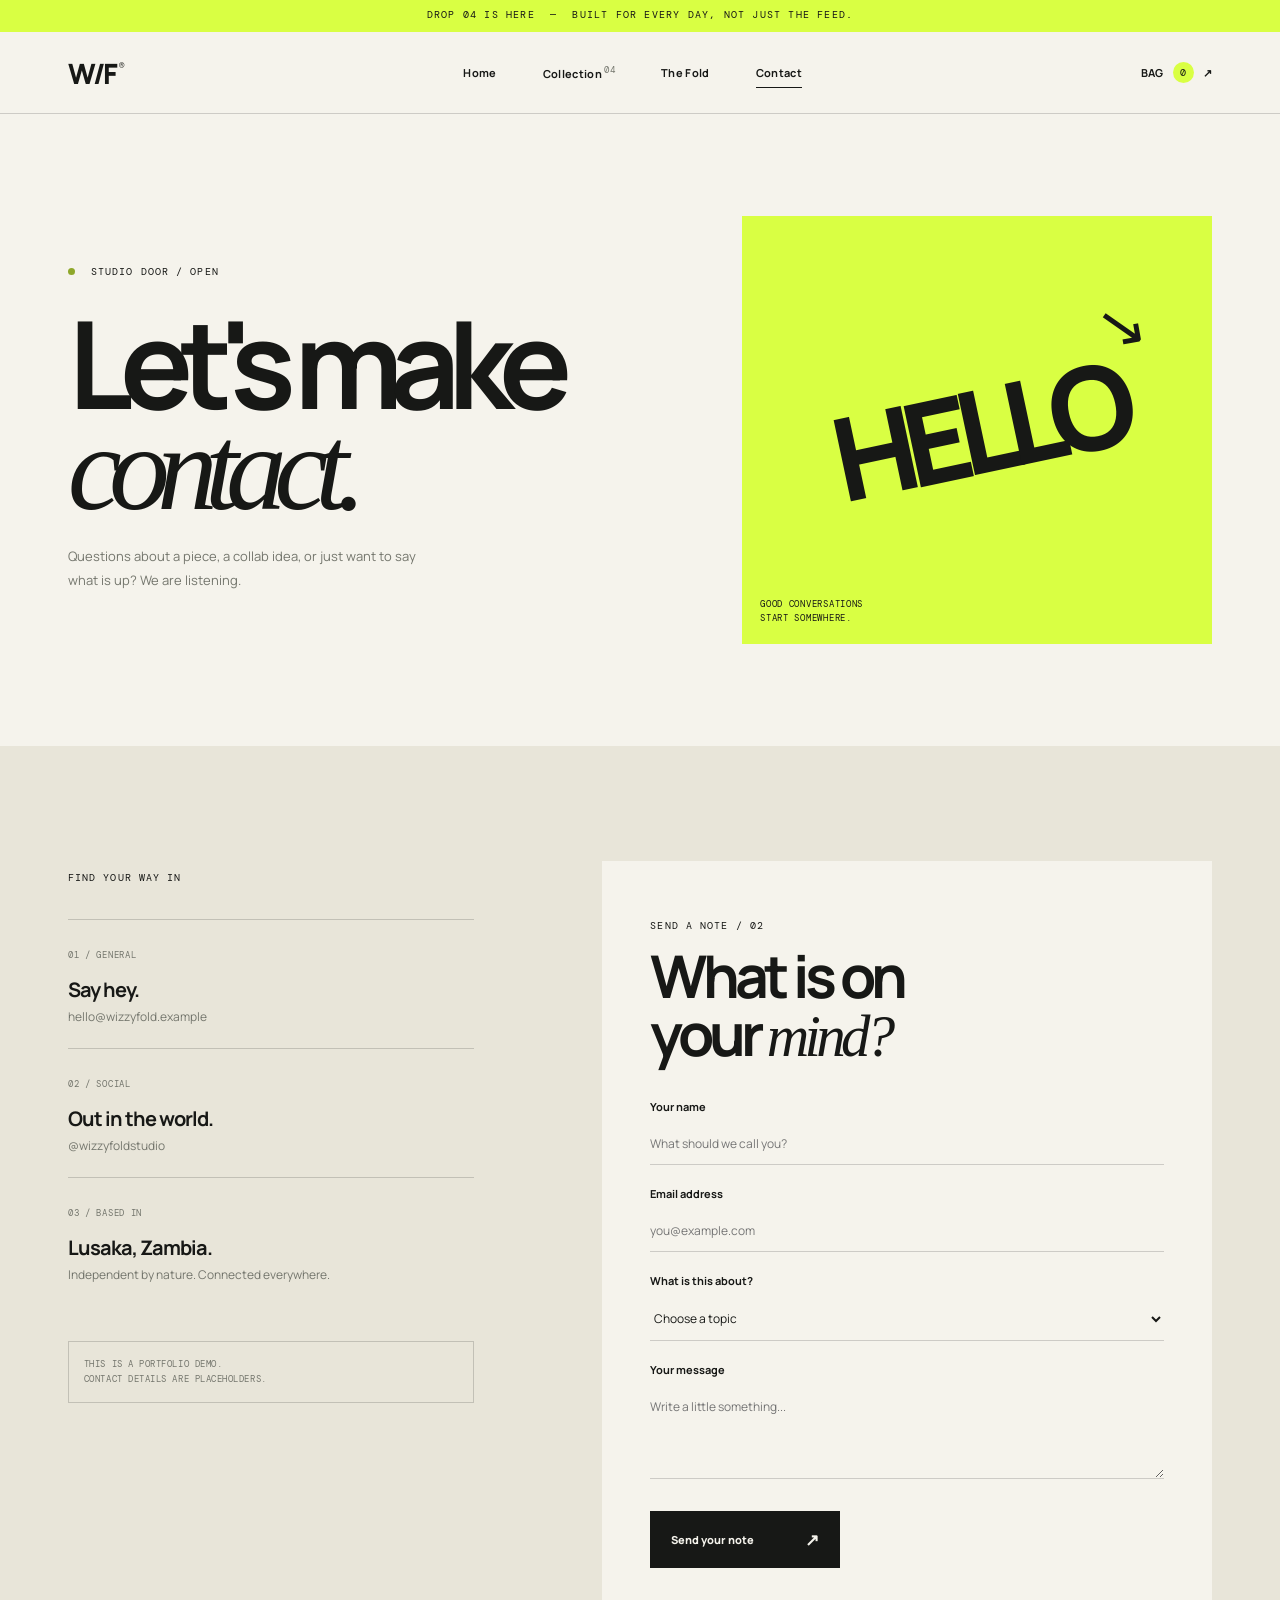
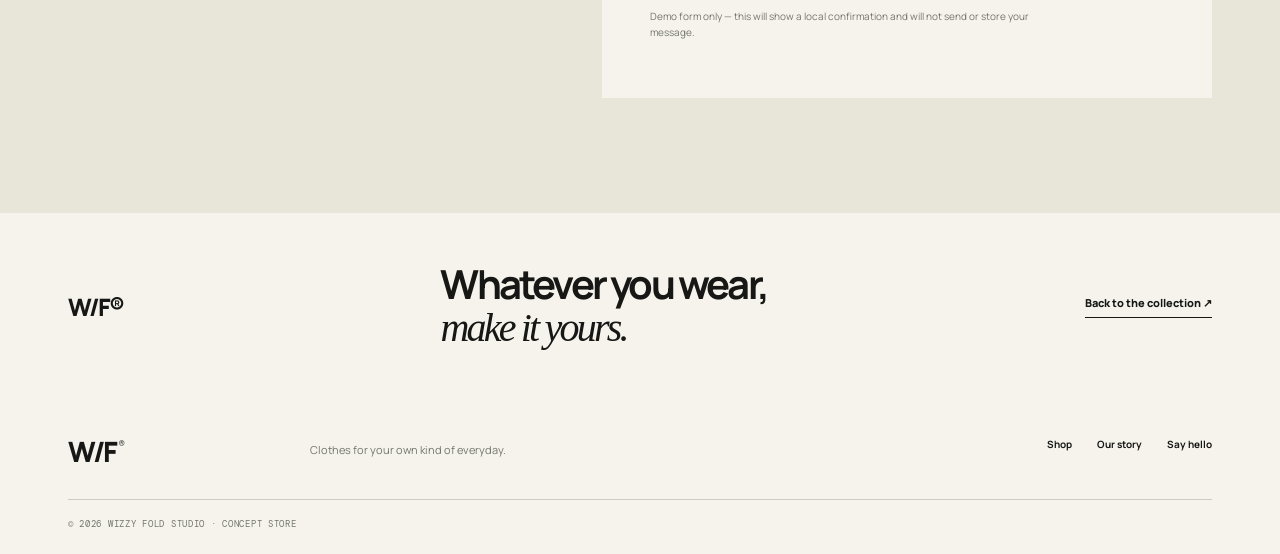
<file: contact.html>
<!doctype html><html lang="en"><head><meta charset="utf-8"><meta name="viewport" content="width=device-width,initial-scale=1"><meta name="description" content="Get in touch with the WIZZY FOLD studio."><title>Say Hello — WIZZY FOLD</title><link rel="preconnect" href="https://fonts.googleapis.com"><link rel="preconnect" href="https://fonts.gstatic.com" crossorigin><link href="https://fonts.googleapis.com/css2?family=DM+Mono:wght@400;500&family=Manrope:wght@400;500;600;700;800&display=swap" rel="stylesheet"><link rel="stylesheet" href="assets/css/global.css"><link rel="stylesheet" href="assets/css/contact.css"><script src="assets/js/main.js" defer></script></head><body data-page="contact"><div class="announcement">DROP 04 IS HERE <span>—</span> BUILT FOR EVERY DAY, NOT JUST THE FEED.</div><header class="site-header"><a class="wordmark" href="index.html">W/F<span>®</span></a><button class="menu-toggle" aria-expanded="false" aria-label="Open navigation"><span></span><span></span></button><nav class="main-nav" aria-label="Main navigation"><a href="index.html">Home</a><a href="collection.html">Collection <sup>04</sup></a><a href="story.html">The Fold</a><a class="active" href="contact.html">Contact</a></nav><a class="bag-link" href="collection.html#bag">BAG <span class="bag-count">0</span> <span>↗</span></a></header>
<main><section class="contact-hero"><div><p class="eyebrow"><span class="dot"></span> STUDIO DOOR / OPEN</p><h1>Let's make<br><em>contact.</em></h1><p>Questions about a piece, a collab idea, or just want to say what is up? We are listening.</p></div><div class="contact-art"><span>HELLO</span><span class="hello-arrow">↘</span><span class="art-note">GOOD CONVERSATIONS<br>START SOMEWHERE.</span></div></section>
<section class="contact-layout"><div class="contact-info"><p class="eyebrow">FIND YOUR WAY IN</p><div class="contact-block"><span>01 / GENERAL</span><h3>Say hey.</h3><p>hello@wizzyfold.example</p></div><div class="contact-block"><span>02 / SOCIAL</span><h3>Out in the world.</h3><p>@wizzyfoldstudio</p></div><div class="contact-block"><span>03 / BASED IN</span><h3>Lusaka, Zambia.</h3><p>Independent by nature. Connected everywhere.</p></div><div class="contact-reminder">THIS IS A PORTFOLIO DEMO.<br>CONTACT DETAILS ARE PLACEHOLDERS.</div></div>
<form class="contact-form"><p class="eyebrow">SEND A NOTE / 02</p><h2>What is on<br>your <em>mind?</em></h2><label for="name">Your name</label><input id="name" name="name" type="text" placeholder="What should we call you?" required><label for="email">Email address</label><input id="email" name="email" type="email" placeholder="you@example.com" required><label for="topic">What is this about?</label><select id="topic" name="topic" required><option value="">Choose a topic</option><option>Product question</option><option>Collaboration</option><option>Press / styling</option><option>Something else</option></select><label for="message">Your message</label><textarea id="message" name="message" rows="4" placeholder="Write a little something..." required></textarea><button class="button button-dark" type="submit">Send your note <span>↗</span></button><p class="form-message" aria-live="polite"></p><p class="form-footnote">Demo form only — this will show a local confirmation and will not send or store your message.</p></form></section><section class="contact-bottom"><span>W/F®</span><p>Whatever you wear,<br><em>make it yours.</em></p><a class="text-link" href="collection.html">Back to the collection ↗</a></section></main>
<footer class="site-footer"><a class="wordmark" href="index.html">W/F<span>®</span></a><p>Clothes for your own kind of everyday.</p><div class="footer-links"><a href="collection.html">Shop</a><a href="story.html">Our story</a><a href="contact.html">Say hello</a></div><small>© 2026 WIZZY FOLD STUDIO · CONCEPT STORE</small></footer></body></html>
</file>
<file: assets/css/global.css>
:root{--ink:#171816;--paper:#f5f3ec;--cream:#e8e5d9;--lime:#d9ff43;--muted:#74766d;--line:rgba(23,24,22,.18);--font:"Manrope",Arial,sans-serif;--mono:"DM Mono",monospace;--gutter:clamp(22px,5.3vw,84px);--ease:cubic-bezier(.2,.75,.25,1)}*{box-sizing:border-box}html{scroll-behavior:smooth}body{margin:0;background:var(--paper);color:var(--ink);font-family:var(--font);font-size:15px;line-height:1.55}body,button,input,select,textarea{font-family:var(--font)}a{color:inherit;text-decoration:none}img{display:block;width:100%;height:100%;object-fit:cover}button{color:inherit}button,a,input,select,textarea{-webkit-tap-highlight-color:transparent}button:focus-visible,a:focus-visible,input:focus-visible,select:focus-visible,textarea:focus-visible{outline:2px solid #6c8418;outline-offset:4px}.announcement{min-height:32px;padding:8px 16px;background:var(--lime);text-align:center;font:10px var(--mono);letter-spacing:.12em}.announcement span{padding:0 8px}.site-header{height:82px;padding:0 var(--gutter);display:flex;align-items:center;justify-content:space-between;border-bottom:1px solid var(--line);position:relative;z-index:20;background:var(--paper)}.wordmark{font-size:28px;line-height:1;font-weight:800;letter-spacing:-.1em}.wordmark span{font:9px var(--mono);letter-spacing:0;vertical-align:top;margin-left:4px}.main-nav{display:flex;align-items:center;gap:clamp(20px,3.6vw,54px)}.main-nav a,.bag-link{font-size:11px;font-weight:700;letter-spacing:.03em}.main-nav a{position:relative;padding:8px 0}.main-nav a:after{content:"";position:absolute;bottom:1px;left:0;width:100%;height:1px;background:var(--ink);transform:scaleX(0);transform-origin:right;transition:transform .25s}.main-nav a:hover:after,.main-nav a.active:after{transform:scaleX(1);transform-origin:left}.main-nav sup{font:9px var(--mono);color:var(--muted)}.bag-link{display:flex;gap:9px;align-items:center}.bag-count{display:inline-grid;place-items:center;width:21px;height:21px;background:var(--lime);border-radius:50%;font:10px var(--mono)}.menu-toggle{display:none;border:0;background:none;padding:10px}.menu-toggle span{display:block;width:23px;height:1px;background:var(--ink);margin:5px}.eyebrow{font:10px var(--mono);letter-spacing:.11em;text-transform:uppercase}.dot{display:inline-block;width:7px;height:7px;border-radius:50%;background:#8ea72a;margin-right:9px}.button{display:inline-flex;align-items:center;justify-content:space-between;gap:32px;padding:16px 20px;font-size:11px;font-weight:800;min-width:190px;border:1px solid var(--ink);transition:background .2s,color .2s,transform .2s}.button span{font-size:17px}.button:hover{transform:translateY(-2px)}.button-dark{background:var(--ink);color:var(--paper)}.button-dark:hover{background:var(--lime);color:var(--ink)}.button-light{background:var(--paper);color:var(--ink);border-color:var(--paper)}.button-light:hover{background:var(--lime);border-color:var(--lime)}.text-link{font-size:11px;font-weight:800;border-bottom:1px solid var(--ink);padding-bottom:6px;display:inline-flex;gap:16px;align-items:center}.text-link span{font-size:15px}.section{padding:clamp(65px,9vw,130px) var(--gutter)}.section-heading{display:flex;align-items:flex-end;justify-content:space-between;gap:30px;margin-bottom:44px}.section-heading h2,.newsletter h2{font-size:clamp(38px,5.2vw,72px);letter-spacing:-.075em;line-height:.98;margin:16px 0 0;font-weight:700}.section-heading h2 em,.newsletter h2 em,.collection-hero h1 em,.story-title h1 em,.story-manifesto h2 em,.story-end h2 em,.contact-hero h1 em,.contact-form h2 em,.collection-note em{font-family:Georgia,serif;font-weight:400}.product-grid{display:grid;grid-template-columns:repeat(3,minmax(0,1fr));gap:20px}.product-card{min-width:0}.product-image{display:block;position:relative;overflow:hidden;background:var(--cream);aspect-ratio:4/5}.product-image img{transition:transform .6s var(--ease);object-fit:cover}.product-card:hover .product-image img{transform:scale(1.035)}.product-tag{position:absolute;top:13px;left:13px;background:var(--paper);padding:8px 10px;font:9px var(--mono);letter-spacing:.04em}.tag-lime{background:var(--lime)}.quick-add{position:absolute;bottom:12px;right:12px;padding:12px 14px;background:var(--lime);font:10px var(--mono);opacity:0;transform:translateY(6px);transition:.2s}.product-card:hover .quick-add,.quick-add:focus{opacity:1;transform:translateY(0)}.product-meta{display:flex;justify-content:space-between;gap:12px;padding:15px 0}.product-meta h3{font-size:13px;margin:0 0 4px}.product-meta p{font-size:10px;color:var(--muted);margin:0}.product-meta strong{font:11px var(--mono);white-space:nowrap}.ticker{overflow:hidden;background:var(--lime);padding:16px 0;border-block:1px solid var(--ink)}.ticker-track{white-space:nowrap;width:max-content;animation:marquee 24s linear infinite;font-size:12px;font-weight:800;letter-spacing:.13em}.ticker-track span{margin:0 28px;font-size:17px}@keyframes marquee{to{transform:translateX(-50%)}}.newsletter{padding:clamp(60px,8vw,110px) var(--gutter);display:grid;grid-template-columns:1fr 1fr;gap:40px;align-items:end;background:var(--cream)}.newsletter-form label{display:block;font-size:12px;margin-bottom:18px}.input-line{display:flex;border-bottom:1px solid var(--ink)}.input-line input{flex:1;min-width:0;padding:14px 0;background:transparent;border:0;outline:none;font-size:12px}.input-line button{border:0;background:transparent;font-size:22px;cursor:pointer;padding:8px}.form-message{font-size:11px;min-height:18px}.site-footer{padding:38px var(--gutter) 24px;display:grid;grid-template-columns:1fr 2fr 2fr;gap:22px;align-items:start}.site-footer>p{margin:4px 0;font-size:11px;color:var(--muted)}.footer-links{display:flex;justify-content:flex-end;gap:25px;font-size:10px;font-weight:700}.footer-links a:hover{text-decoration:underline}.site-footer small{grid-column:1/-1;border-top:1px solid var(--line);padding-top:18px;margin-top:12px;font:9px var(--mono);color:var(--muted);letter-spacing:.08em}.form-message.success{color:#526a0d}.form-message.error{color:#9a3028}@media(max-width:760px){.site-header{height:70px}.menu-toggle{display:block;order:3}.bag-link{margin-left:auto;margin-right:18px}.main-nav{display:none;position:absolute;top:69px;left:0;right:0;padding:22px var(--gutter) 28px;background:var(--paper);border-bottom:1px solid var(--line);flex-direction:column;align-items:flex-start;gap:12px}.main-nav.open{display:flex}.main-nav a{font-size:14px}.product-grid{grid-template-columns:repeat(2,minmax(0,1fr));gap:22px 12px}.product-meta{padding:12px 0}.quick-add{opacity:1;transform:none;font-size:9px;padding:10px}.section-heading{align-items:flex-start;flex-direction:column;margin-bottom:30px}.newsletter{grid-template-columns:1fr;gap:35px}.site-footer{grid-template-columns:1fr 1fr}.site-footer>p{grid-column:1/-1;grid-row:2}.footer-links{grid-column:1/-1;justify-content:flex-start;flex-wrap:wrap}.site-footer small{grid-row:4}.announcement{font-size:8px;letter-spacing:.07em}}@media(prefers-reduced-motion:reduce){*,*:before,*:after{animation-duration:.01ms!important;animation-iteration-count:1!important;scroll-behavior:auto!important;transition-duration:.01ms!important}}
</file>
<file: assets/css/contact.css>
.contact-hero{display:grid;grid-template-columns:1fr .85fr;gap:6vw;align-items:center;padding:clamp(60px,8vw,115px) var(--gutter);min-height:470px}.contact-hero h1{font-size:clamp(70px,9.5vw,130px);line-height:.82;letter-spacing:-.105em;margin:35px 0 25px}.contact-hero>div:first-child>p:last-child{max-width:370px;color:var(--muted);font-size:13px;line-height:1.85}.contact-art{aspect-ratio:1.1;max-width:470px;width:100%;justify-self:end;background:var(--lime);position:relative;display:flex;align-items:center;justify-content:center;overflow:hidden}.contact-art>span:first-child{font-size:clamp(55px,9vw,120px);font-weight:800;letter-spacing:-.12em;transform:rotate(-12deg)}.hello-arrow{position:absolute;right:14%;top:15%;font-size:60px;font-family:Georgia,serif;transform:rotate(-10deg)}.art-note{position:absolute;left:18px;bottom:18px;font:9px/1.6 var(--mono);letter-spacing:.08em}.contact-layout{display:grid;grid-template-columns:.8fr 1.2fr;gap:10vw;padding:clamp(65px,9vw,120px) var(--gutter);background:var(--cream)}.contact-info>.eyebrow{margin-bottom:35px}.contact-block{padding:21px 0;border-top:1px solid var(--line)}.contact-block>span{font:9px var(--mono);color:var(--muted);letter-spacing:.08em}.contact-block h3{font-size:20px;letter-spacing:-.05em;margin:10px 0 3px}.contact-block p{font-size:12px;color:var(--muted);margin:0}.contact-reminder{margin-top:35px;padding:15px;border:1px solid var(--line);font:9px/1.7 var(--mono);letter-spacing:.06em;color:var(--muted)}.contact-form{background:var(--paper);padding:clamp(25px,4vw,48px)}.contact-form h2{font-size:clamp(34px,4.6vw,60px);letter-spacing:-.08em;line-height:.98;margin:15px 0 32px}.contact-form label{display:block;font-size:11px;font-weight:700;margin:20px 0 8px}.contact-form input,.contact-form select,.contact-form textarea{width:100%;border:0;border-bottom:1px solid var(--line);border-radius:0;background:transparent;padding:12px 0;font-size:12px;resize:vertical;color:var(--ink)}.contact-form input:focus,.contact-form select:focus,.contact-form textarea:focus{border-color:var(--ink);outline:none}.contact-form .button{margin-top:26px;cursor:pointer}.contact-form .form-footnote{font-size:10px;line-height:1.6;color:var(--muted);max-width:400px}.contact-bottom{display:flex;align-items:center;justify-content:space-between;gap:20px;padding:50px var(--gutter)}.contact-bottom>span{font-size:24px;font-weight:800;letter-spacing:-.1em}.contact-bottom>p{font-size:clamp(23px,3.5vw,40px);font-weight:700;letter-spacing:-.07em;line-height:1.05;margin:0}.contact-bottom em{font-family:Georgia,serif;font-weight:400}@media(max-width:760px){.contact-hero{grid-template-columns:1fr;gap:35px}.contact-hero h1{font-size:clamp(72px,18vw,110px)}.contact-art{max-width:none;aspect-ratio:1.3}.contact-layout{grid-template-columns:1fr;gap:40px}.contact-form{padding:25px 20px}.contact-bottom{align-items:flex-start;flex-direction:column}}
</file>
